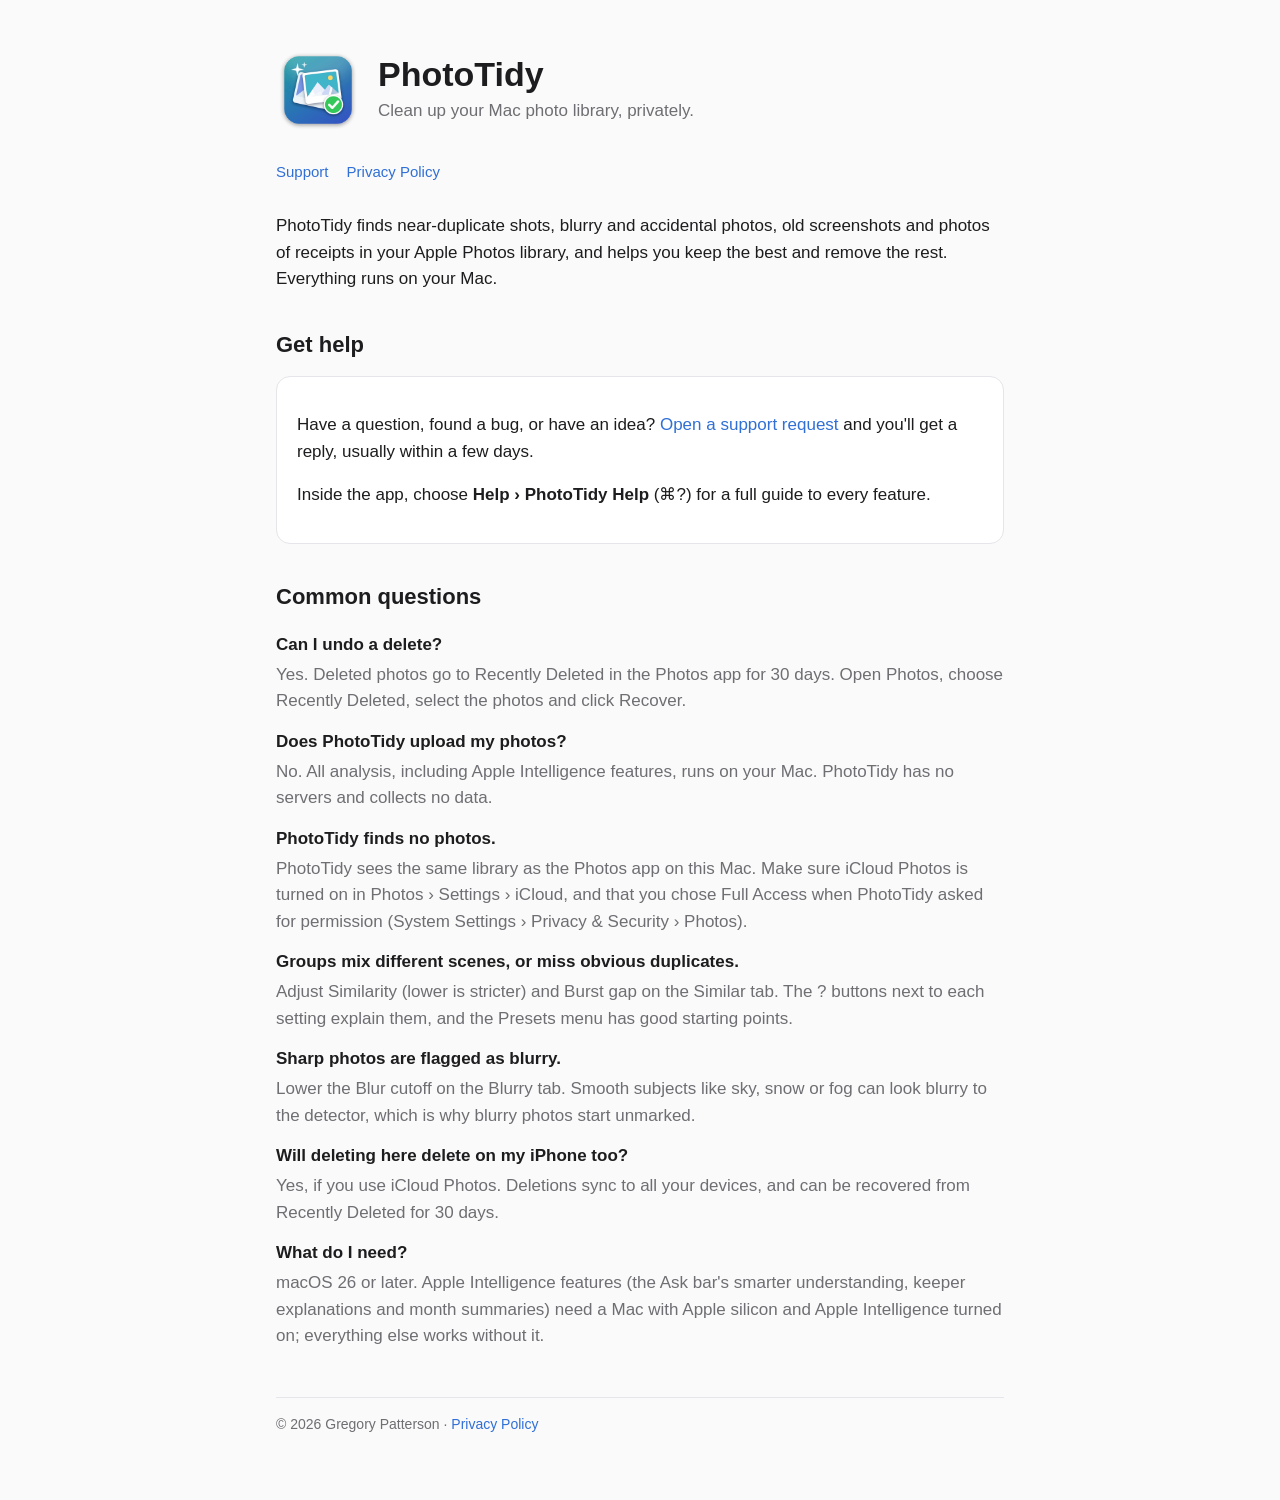
<file: index.html>
<!doctype html>
<html lang="en">
<head>
<meta charset="utf-8"><meta name="viewport" content="width=device-width, initial-scale=1">
<title>PhotoTidy Support</title>
<meta name="description" content="Support for PhotoTidy, a Mac app for cleaning up similar, blurry and unwanted photos.">
<link rel="icon" href="icon.png"><link rel="stylesheet" href="style.css">
</head>
<body><main>
<header><img src="icon.png" alt="PhotoTidy icon"><div><h1>PhotoTidy</h1><p class="sub">Clean up your Mac photo library, privately.</p></div></header>
<nav><a href="./">Support</a><a href="privacy.html">Privacy Policy</a></nav>

<p>PhotoTidy finds near-duplicate shots, blurry and accidental photos, old screenshots and photos of receipts in your Apple Photos library, and helps you keep the best and remove the rest. Everything runs on your Mac.</p>

<h2>Get help</h2>
<div class="card">
<p>Have a question, found a bug, or have an idea? <a href="https://github.com/helixcrypt/phototidy/issues/new">Open a support request</a> and you'll get a reply, usually within a few days.</p>
<p>Inside the app, choose <strong>Help › PhotoTidy Help</strong> (⌘?) for a full guide to every feature.</p>
</div>

<h2>Common questions</h2>
<dl>
<dt>Can I undo a delete?</dt>
<dd>Yes. Deleted photos go to Recently Deleted in the Photos app for 30 days. Open Photos, choose Recently Deleted, select the photos and click Recover.</dd>
<dt>Does PhotoTidy upload my photos?</dt>
<dd>No. All analysis, including Apple Intelligence features, runs on your Mac. PhotoTidy has no servers and collects no data.</dd>
<dt>PhotoTidy finds no photos.</dt>
<dd>PhotoTidy sees the same library as the Photos app on this Mac. Make sure iCloud Photos is turned on in Photos › Settings › iCloud, and that you chose Full Access when PhotoTidy asked for permission (System Settings › Privacy &amp; Security › Photos).</dd>
<dt>Groups mix different scenes, or miss obvious duplicates.</dt>
<dd>Adjust Similarity (lower is stricter) and Burst gap on the Similar tab. The ? buttons next to each setting explain them, and the Presets menu has good starting points.</dd>
<dt>Sharp photos are flagged as blurry.</dt>
<dd>Lower the Blur cutoff on the Blurry tab. Smooth subjects like sky, snow or fog can look blurry to the detector, which is why blurry photos start unmarked.</dd>
<dt>Will deleting here delete on my iPhone too?</dt>
<dd>Yes, if you use iCloud Photos. Deletions sync to all your devices, and can be recovered from Recently Deleted for 30 days.</dd>
<dt>What do I need?</dt>
<dd>macOS 26 or later. Apple Intelligence features (the Ask bar's smarter understanding, keeper explanations and month summaries) need a Mac with Apple silicon and Apple Intelligence turned on; everything else works without it.</dd>
</dl>

<footer>© 2026 Gregory Patterson · <a href="privacy.html">Privacy Policy</a></footer>
</main></body></html>
</file>
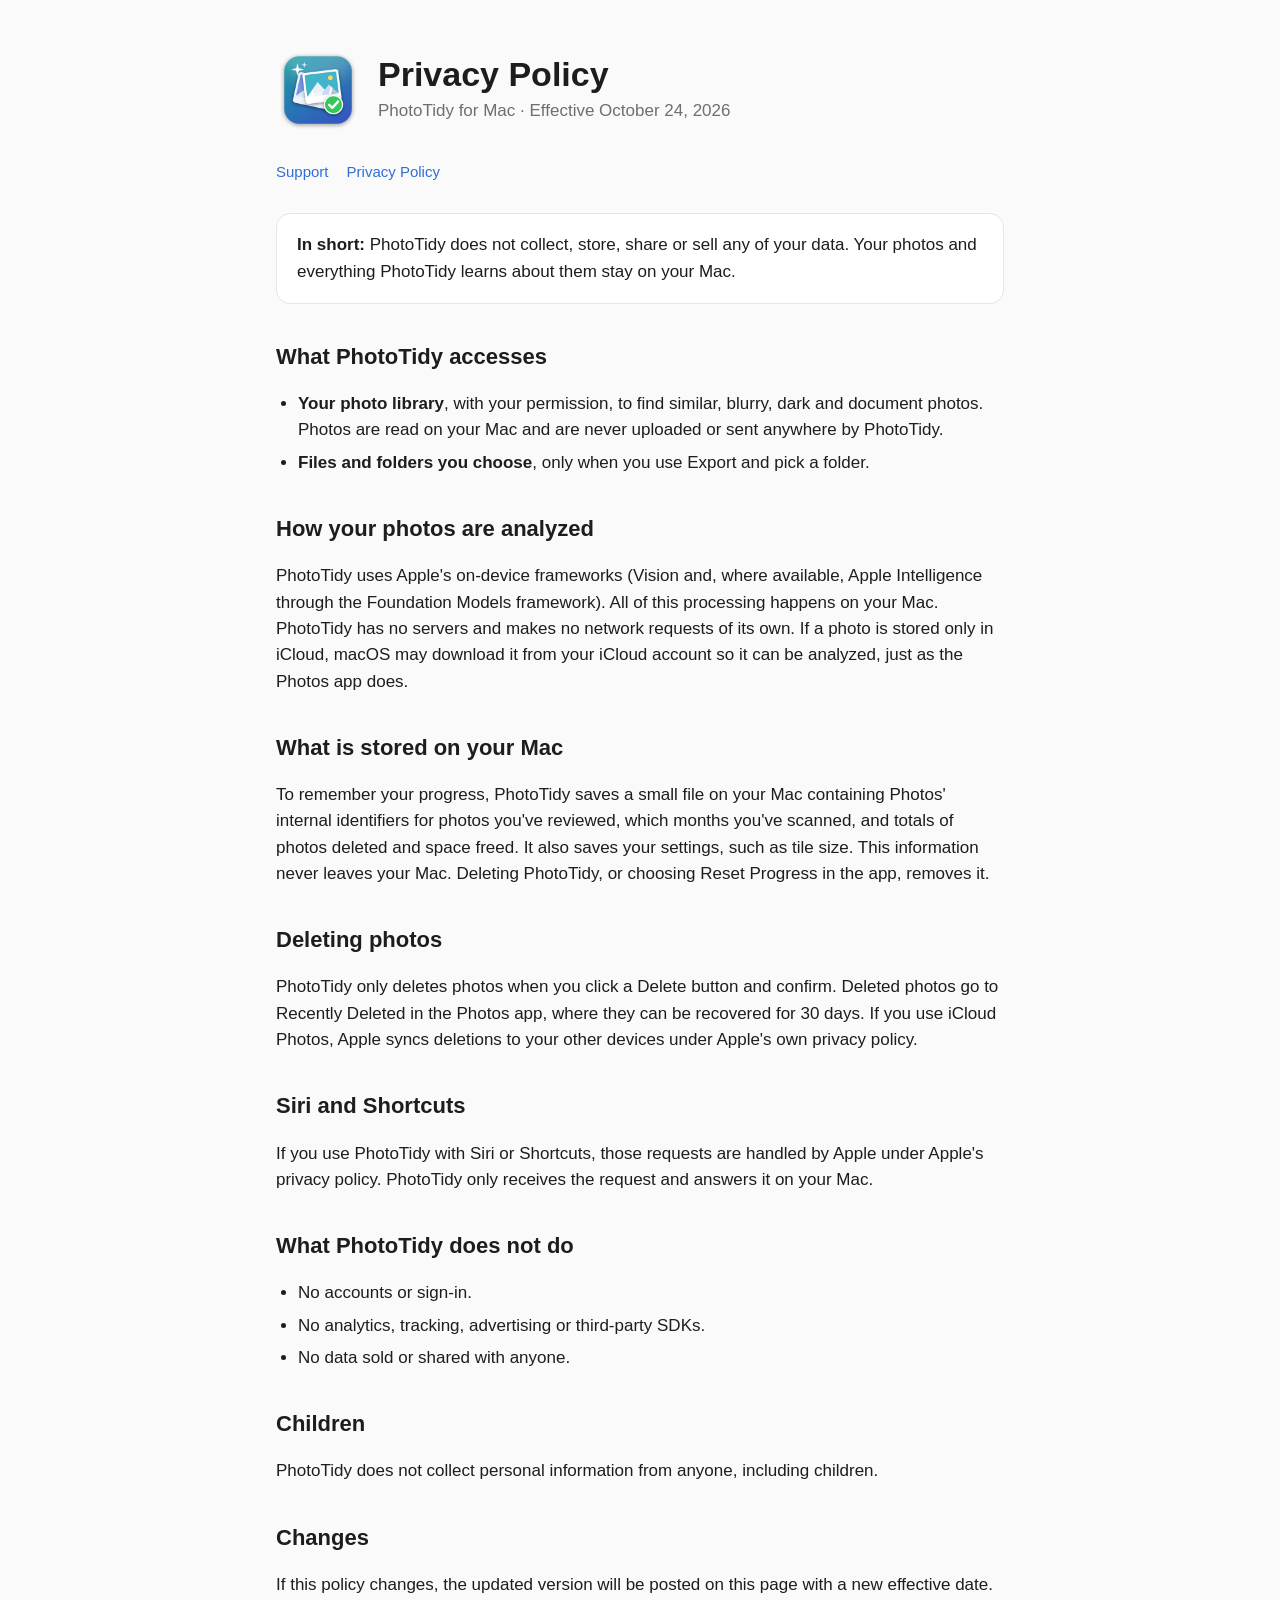
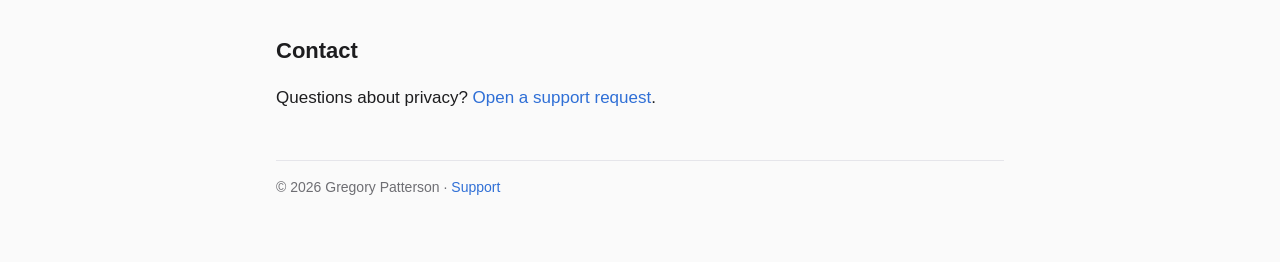
<file: privacy.html>
<!doctype html>
<html lang="en">
<head>
<meta charset="utf-8"><meta name="viewport" content="width=device-width, initial-scale=1">
<title>PhotoTidy Privacy Policy</title>
<meta name="description" content="PhotoTidy privacy policy: no data collected, everything stays on your Mac.">
<link rel="icon" href="icon.png"><link rel="stylesheet" href="style.css">
</head>
<body><main>
<header><img src="icon.png" alt="PhotoTidy icon"><div><h1>Privacy Policy</h1><p class="sub">PhotoTidy for Mac · Effective October 24, 2026</p></div></header>
<nav><a href="./">Support</a><a href="privacy.html">Privacy Policy</a></nav>

<div class="card"><strong>In short:</strong> PhotoTidy does not collect, store, share or sell any of your data. Your photos and everything PhotoTidy learns about them stay on your Mac.</div>

<h2>What PhotoTidy accesses</h2>
<ul>
<li><strong>Your photo library</strong>, with your permission, to find similar, blurry, dark and document photos. Photos are read on your Mac and are never uploaded or sent anywhere by PhotoTidy.</li>
<li><strong>Files and folders you choose</strong>, only when you use Export and pick a folder.</li>
</ul>

<h2>How your photos are analyzed</h2>
<p>PhotoTidy uses Apple's on-device frameworks (Vision and, where available, Apple Intelligence through the Foundation Models framework). All of this processing happens on your Mac. PhotoTidy has no servers and makes no network requests of its own. If a photo is stored only in iCloud, macOS may download it from your iCloud account so it can be analyzed, just as the Photos app does.</p>

<h2>What is stored on your Mac</h2>
<p>To remember your progress, PhotoTidy saves a small file on your Mac containing Photos' internal identifiers for photos you've reviewed, which months you've scanned, and totals of photos deleted and space freed. It also saves your settings, such as tile size. This information never leaves your Mac. Deleting PhotoTidy, or choosing Reset Progress in the app, removes it.</p>

<h2>Deleting photos</h2>
<p>PhotoTidy only deletes photos when you click a Delete button and confirm. Deleted photos go to Recently Deleted in the Photos app, where they can be recovered for 30 days. If you use iCloud Photos, Apple syncs deletions to your other devices under Apple's own privacy policy.</p>

<h2>Siri and Shortcuts</h2>
<p>If you use PhotoTidy with Siri or Shortcuts, those requests are handled by Apple under Apple's privacy policy. PhotoTidy only receives the request and answers it on your Mac.</p>

<h2>What PhotoTidy does not do</h2>
<ul>
<li>No accounts or sign-in.</li>
<li>No analytics, tracking, advertising or third-party SDKs.</li>
<li>No data sold or shared with anyone.</li>
</ul>

<h2>Children</h2>
<p>PhotoTidy does not collect personal information from anyone, including children.</p>

<h2>Changes</h2>
<p>If this policy changes, the updated version will be posted on this page with a new effective date.</p>

<h2>Contact</h2>
<p>Questions about privacy? <a href="https://github.com/helixcrypt/phototidy/issues/new">Open a support request</a>.</p>

<footer>© 2026 Gregory Patterson · <a href="./">Support</a></footer>
</main></body></html>
</file>
<file: style.css>
:root { --bg:#fafafa; --fg:#1d1d1f; --muted:#6e6e73; --card:#fff; --line:#e5e5ea; --accent:#2f6fd6; }
@media (prefers-color-scheme: dark) { :root { --bg:#111214; --fg:#f2f2f7; --muted:#a1a1a6; --card:#1c1c1e; --line:#2c2c2e; --accent:#64a2ff; } }
* { box-sizing: border-box; }
body { margin:0; background:var(--bg); color:var(--fg); font:17px/1.55 -apple-system, BlinkMacSystemFont, "SF Pro Text", "Helvetica Neue", Arial, sans-serif; }
main { max-width:760px; margin:0 auto; padding:48px 16px 64px; }
header { display:flex; align-items:center; gap:18px; margin-bottom:28px; }
header img { width:84px; height:84px; }
h1 { font-size:34px; line-height:1.15; margin:0; }
.sub { color:var(--muted); margin:4px 0 0; }
h2 { font-size:22px; margin:36px 0 10px; }
nav { display:flex; gap:18px; margin-bottom:30px; font-size:15px; }
a { color:var(--accent); text-decoration:none; } a:hover { text-decoration:underline; }
.card { background:var(--card); border:1px solid var(--line); border-radius:14px; padding:18px 20px; margin:14px 0; }
dt { font-weight:600; margin-top:14px; } dd { margin:4px 0 0; color:var(--muted); }
ul { padding-left:22px; } li { margin:6px 0; }
footer { color:var(--muted); font-size:14px; margin-top:48px; border-top:1px solid var(--line); padding-top:16px; }
</file>
